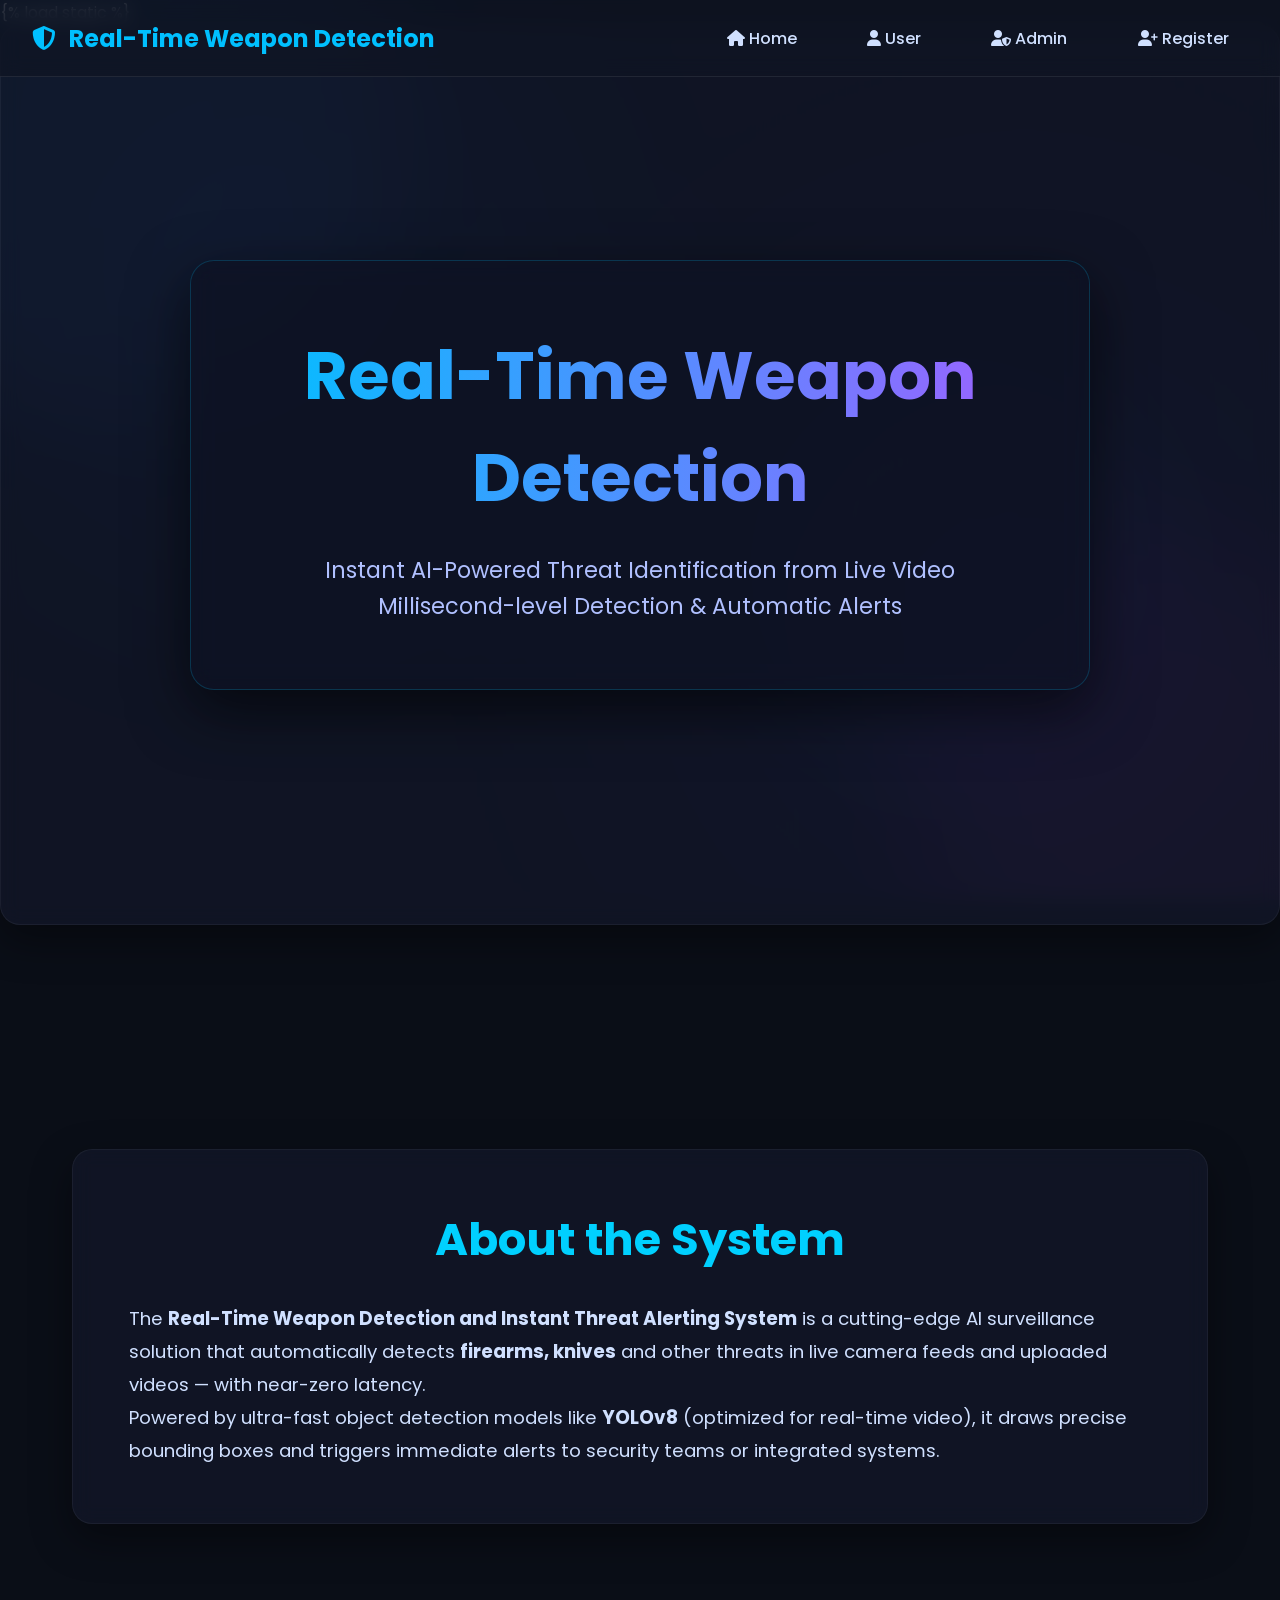
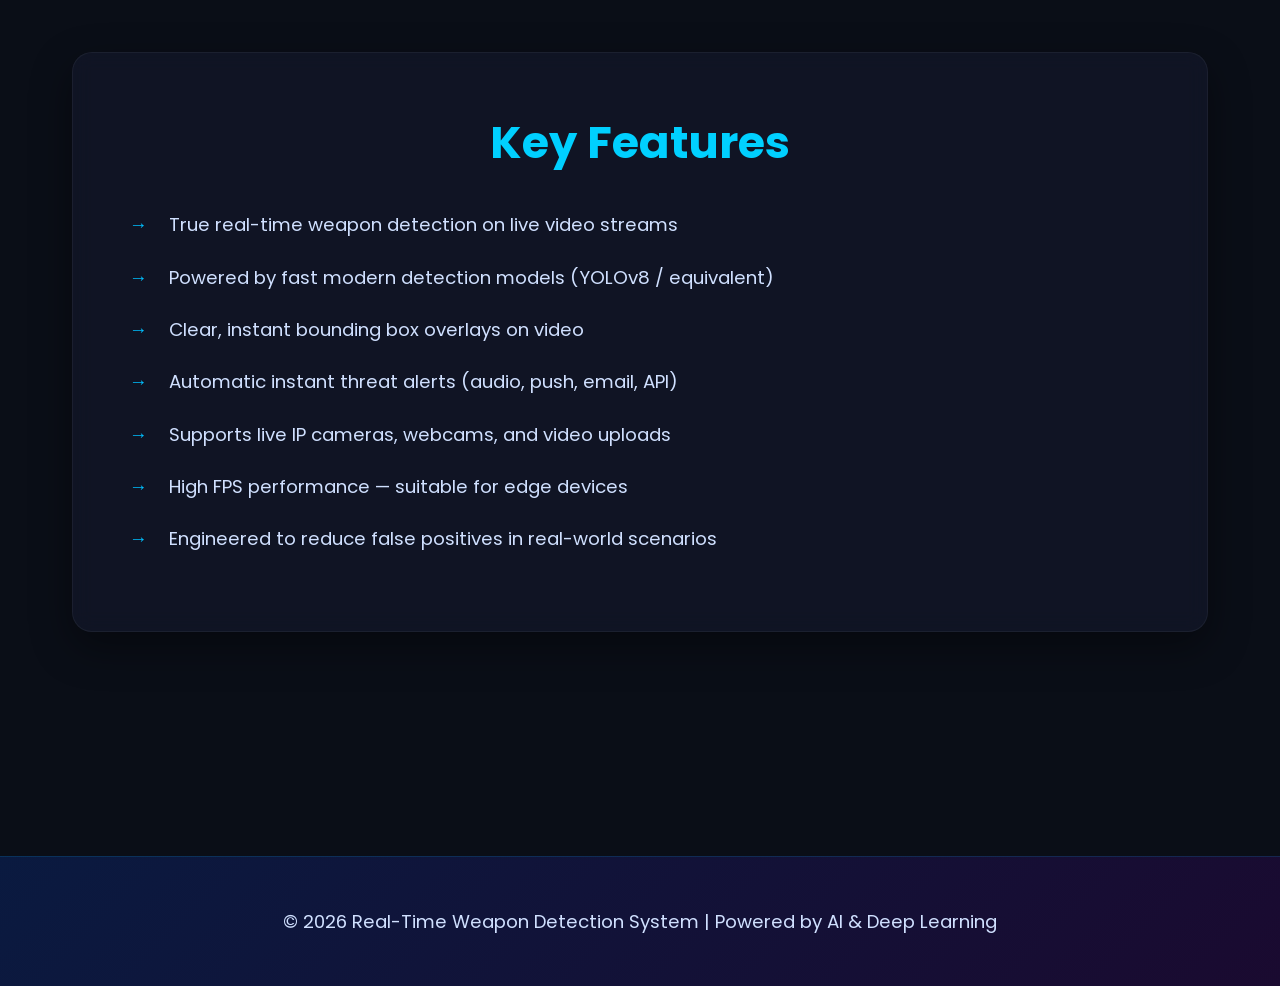
<file: index.html>
{% load static %}
<!DOCTYPE html>
<html lang="en">
<head>
    <meta charset="UTF-8">
    <meta name="viewport" content="width=device-width, initial-scale=1.0">
    <title>Real-Time Weapon Detection & Instant Threat Alerting</title>

    <!-- Font Awesome -->
    <link rel="stylesheet" href="https://cdnjs.cloudflare.com/ajax/libs/font-awesome/6.4.2/css/all.min.css">

    <!-- Google Font -->
    <link href="https://fonts.googleapis.com/css2?family=Poppins:wght@300;400;500;700&display=swap" rel="stylesheet">

    <style>
        * {
            margin: 0;
            padding: 0;
            box-sizing: border-box;
        }

        body {
            font-family: 'Poppins', sans-serif;
            color: #e0e0e0;
            background: #0a0e17;
            min-height: 100vh;
            overflow-x: hidden;
            position: relative;
        }

        /* Animated 3D-ish Background */
        body::before {
            content: '';
            position: fixed;
            inset: 0;
            background: radial-gradient(circle at 20% 30%, rgba(0, 120, 255, 0.08) 0%, transparent 40%),
                        radial-gradient(circle at 80% 70%, rgba(100, 50, 255, 0.06) 0%, transparent 50%);
            z-index: -2;
            pointer-events: none;
        }

        .bg-orbs {
            position: fixed;
            inset: 0;
            z-index: -1;
            overflow: hidden;
            pointer-events: none;
        }

        .orb {
            position: absolute;
            border-radius: 50%;
            background: linear-gradient(135deg, rgba(0, 180, 255, 0.12), rgba(100, 100, 255, 0.08));
            filter: blur(60px);
            opacity: 0.7;
            animation: float 25s infinite ease-in-out;
        }

        .orb:nth-child(1) {
            width: 600px;
            height: 600px;
            top: -20%;
            left: -15%;
            animation-duration: 35s;
            animation-delay: 0s;
        }

        .orb:nth-child(2) {
            width: 500px;
            height: 500px;
            bottom: -15%;
            right: -10%;
            background: linear-gradient(135deg, rgba(180, 0, 255, 0.1), rgba(255, 80, 150, 0.08));
            animation-duration: 42s;
            animation-delay: 8s;
        }

        .orb:nth-child(3) {
            width: 400px;
            height: 400px;
            top: 40%;
            right: 10%;
            animation-duration: 30s;
            animation-delay: 15s;
        }

        @keyframes float {
            0%, 100% { transform: translate(0, 0) rotate(0deg); }
            25% { transform: translate(120px, 80px) rotate(15deg); }
            50% { transform: translate(-80px, 150px) rotate(-10deg); }
            75% { transform: translate(100px, -90px) rotate(20deg); }
        }

        /* Navbar */
        .navbar {
            position: fixed;
            top: 0;
            width: 100%;
            z-index: 1000;
            background: rgba(15, 20, 35, 0.75);
            backdrop-filter: blur(10px);
            border-bottom: 1px solid rgba(255,255,255,0.08);
            padding: 1rem 0;
            transition: all 0.3s;
        }

        .nav-container {
            max-width: 1400px;
            margin: 0 auto;
            padding: 0 2rem;
            display: flex;
            justify-content: space-between;
            align-items: center;
        }

        .nav-logo {
            color: #00c0ff;
            font-size: 1.5rem;
            font-weight: 700;
            text-decoration: none;
            display: flex;
            align-items: center;
        }

        .nav-logo i {
            margin-right: 0.8rem;
        }

        .nav-menu {
            display: flex;
            gap: 2rem;
        }

        .nav-btn {
            color: #d0e0ff;
            text-decoration: none;
            font-weight: 500;
            padding: 0.6rem 1.2rem;
            border-radius: 50px;
            transition: all 0.3s;
        }

        .nav-btn:hover {
            background: rgba(0, 192, 255, 0.15);
            color: #00e0ff;
            transform: translateY(-2px);
        }

        .menu-toggle {
            display: none;
            font-size: 1.8rem;
            color: white;
            cursor: pointer;
        }

        /* Hero */
        .hero-section {
            height: 100vh;
            min-height: 700px;
            display: flex;
            align-items: center;
            justify-content: center;
            text-align: center;
            padding: 0 2rem;
            position: relative;
        }

        .hero-content {
            max-width: 900px;
            background: rgba(10, 15, 30, 0.5);
            backdrop-filter: blur(12px);
            padding: 4rem 3rem;
            border-radius: 24px;
            border: 1px solid rgba(0, 192, 255, 0.2);
            box-shadow: 0 20px 60px rgba(0,0,0,0.6);
        }

        .hero-content h1 {
            font-size: 4.2rem;
            margin-bottom: 1.5rem;
            background: linear-gradient(90deg, #00c0ff, #a060ff);
            -webkit-background-clip: text;
            -webkit-text-fill-color: transparent;
            font-weight: 700;
        }

        .hero-content p {
            font-size: 1.4rem;
            line-height: 1.6;
            color: #b0c0ff;
        }

        /* Main Content */
        .main-content {
            max-width: 1200px;
            margin: 0 auto;
            padding: 6rem 2rem;
        }

        section {
            margin-bottom: 8rem;
            background: rgba(20, 25, 45, 0.6);
            backdrop-filter: blur(10px);
            padding: 3.5rem;
            border-radius: 20px;
            border: 1px solid rgba(255,255,255,0.05);
            box-shadow: 0 15px 40px rgba(0,0,0,0.4);
        }

        h2 {
            font-size: 2.8rem;
            margin-bottom: 1.8rem;
            color: #00d0ff;
            text-align: center;
        }

        p, ul li {
            font-size: 1.15rem;
            line-height: 1.8;
            color: #d0e0ff;
        }

        ul {
            list-style: none;
            margin-top: 2rem;
        }

        ul li {
            margin: 1.2rem 0;
            padding-left: 2.5rem;
            position: relative;
        }

        ul li::before {
            content: '→';
            position: absolute;
            left: 0;
            color: #00c0ff;
            font-weight: bold;
        }

        /* Footer */
        .footer-gradient {
            background: linear-gradient(135deg, #0a1a40, #1a0a30);
            padding: 3rem 2rem;
            text-align: center;
            border-top: 1px solid rgba(0,192,255,0.15);
        }

        /* Mobile */
        @media (max-width: 768px) {
            .nav-menu {
                display: none;
                flex-direction: column;
                position: absolute;
                top: 100%;
                left: 0;
                width: 100%;
                background: rgba(15,20,35,0.95);
                padding: 1.5rem;
            }

            .nav-menu.active {
                display: flex;
            }

            .menu-toggle {
                display: block;
            }

            .hero-content h1 {
                font-size: 3rem;
            }

            .hero-content {
                padding: 3rem 1.5rem;
            }
        }
    </style>
</head>

<body>

    <!-- Animated Background Orbs -->
    <div class="bg-orbs">
        <div class="orb"></div>
        <div class="orb"></div>
        <div class="orb"></div>
    </div>

    <!-- Navbar -->
    <nav class="navbar" id="navbar">
        <div class="nav-container">
            <a href="#" class="nav-logo">
                <i class="fas fa-shield-alt mr-2"></i>
                Real-Time Weapon Detection
            </a>

            <div class="menu-toggle" id="mobileMenu">☰</div>

            <div class="nav-menu" id="navMenu">
                <a href="/" class="nav-btn"><i class="fas fa-home"></i> Home</a>
                <a href="userLoginForm" class="nav-btn"><i class="fas fa-user"></i> User</a>
                <a href="adminLoginForm" class="nav-btn"><i class="fas fa-user-shield"></i> Admin</a>
                <a href="userRegisterForm" class="nav-btn"><i class="fas fa-user-plus"></i> Register</a>
            </div>
        </div>
    </nav>

    <!-- Hero Section -->
    <section id="home" class="hero-section">
        <div class="hero-content">
            <h1>Real-Time Weapon Detection</h1>
            <p>
                Instant AI-Powered Threat Identification from Live Video<br>
                Millisecond-level Detection & Automatic Alerts
            </p>
        </div>
    </section>

    <!-- Main Content -->
    <div class="main-content">

        <!-- About Section -->
        <section id="about">
            <h2>About the System</h2>
            <p>
                The <strong>Real-Time Weapon Detection and Instant Threat Alerting System</strong>
                is a cutting-edge AI surveillance solution that automatically detects 
                <strong>firearms, knives</strong> and other threats 
                in live camera feeds and uploaded videos — with near-zero latency.
            </p>
            <p>
                Powered by ultra-fast object detection models like <strong>YOLOv8</strong> 
                (optimized for real-time video), it draws precise bounding boxes 
                and triggers immediate alerts to security teams or integrated systems.
            </p>
        </section>

        <!-- Features Section -->
        <section id="features">
            <h2>Key Features</h2>
            <ul>
                <li>True real-time weapon detection on live video streams</li>
                <li>Powered by fast modern detection models (YOLOv8 / equivalent)</li>
                <li>Clear, instant bounding box overlays on video</li>
                <li>Automatic instant threat alerts (audio, push, email, API)</li>
                <li>Supports live IP cameras, webcams, and video uploads</li>
                <li>High FPS performance — suitable for edge devices</li>
                <li>Engineered to reduce false positives in real-world scenarios</li>
            </ul>
        </section>

    </div>

    <!-- Footer -->
    <footer class="footer-gradient">
        <div class="footer-container">
            <p>© 2026 Real-Time Weapon Detection System | Powered by AI & Deep Learning</p>
        </div>
    </footer>

    <!-- Mobile Menu Toggle Script -->
    <script>
        const mobileMenu = document.getElementById('mobileMenu');
        const navMenu = document.getElementById('navMenu');

        mobileMenu.addEventListener('click', () => {
            navMenu.classList.toggle('active');
        });
    </script>

</body>
</html>
</file>
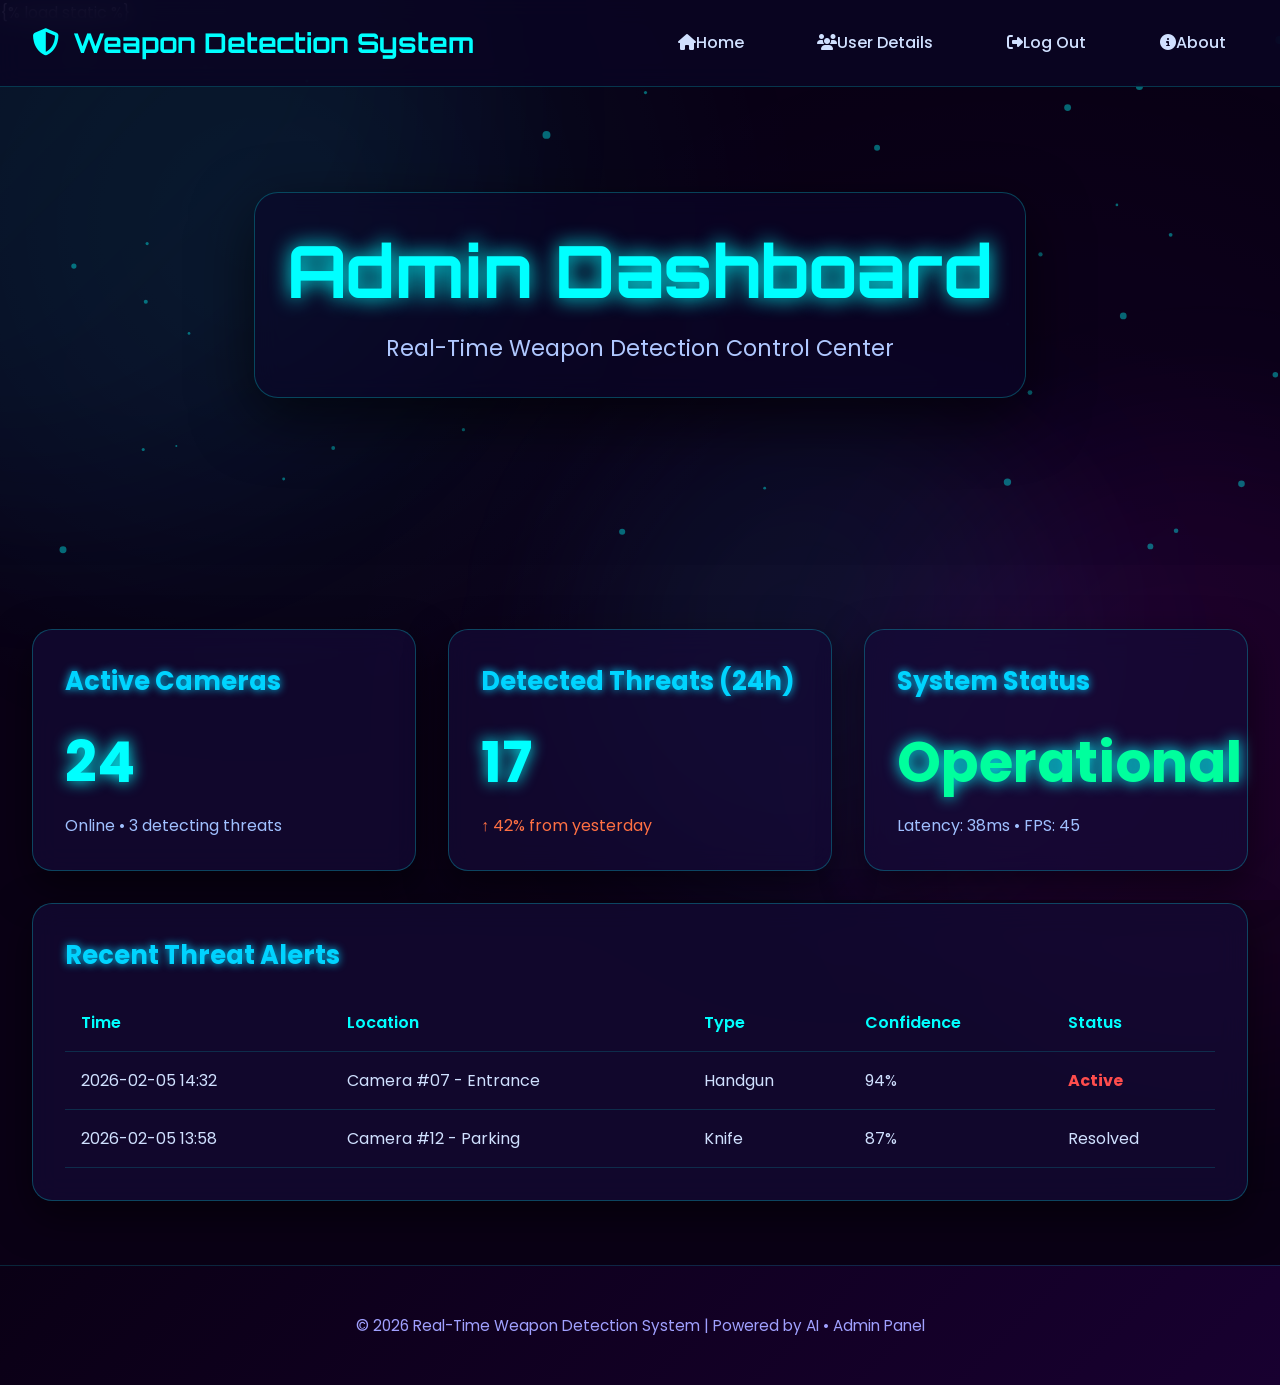
<file: adminHome.html>
{% load static %}
<!DOCTYPE html>
<html lang="en">
<head>
    <meta charset="UTF-8">
    <meta name="viewport" content="width=device-width, initial-scale=1.0">
    <title>Admin Dashboard | Real-Time Weapon Detection</title>

    <!-- Font Awesome -->
    <link rel="stylesheet" href="https://cdnjs.cloudflare.com/ajax/libs/font-awesome/6.4.2/css/all.min.css">

    <!-- Google Fonts: Poppins + Orbitron -->
    <link href="https://fonts.googleapis.com/css2?family=Poppins:wght@300;400;500;700&family=Orbitron:wght@500;700&display=swap" rel="stylesheet">

    <style>
        * {
            margin: 0;
            padding: 0;
            box-sizing: border-box;
        }

        body {
            font-family: 'Poppins', sans-serif;
            background: #0a0015;
            color: #e0e0ff;
            min-height: 100vh;
            position: relative;
            overflow-x: hidden;
        }

        /* Animated neon background orbs */
        body::before {
            content: '';
            position: fixed;
            inset: 0;
            background: radial-gradient(circle at 20% 25%, rgba(0, 255, 255, 0.07) 0%, transparent 45%),
                        radial-gradient(circle at 80% 80%, rgba(180, 0, 255, 0.06) 0%, transparent 55%);
            z-index: -2;
        }

        .bg-neon {
            position: fixed;
            inset: 0;
            z-index: -1;
            pointer-events: none;
        }

        .neon-orb {
            position: absolute;
            border-radius: 50%;
            background: linear-gradient(135deg, rgba(0, 255, 255, 0.14), rgba(80, 120, 255, 0.07));
            filter: blur(90px);
            opacity: 0.65;
            animation: floatNeon 55s infinite ease-in-out;
        }

        .neon-orb:nth-child(1) { width: 800px; height: 800px; top: -30%; left: -25%; animation-duration: 70s; }
        .neon-orb:nth-child(2) { width: 650px; height: 650px; bottom: -20%; right: -20%; background: linear-gradient(135deg, rgba(200, 0, 255, 0.11), rgba(255, 80, 180, 0.07)); animation-duration: 90s; animation-delay: 12s; }
        .neon-orb:nth-child(3) { width: 500px; height: 500px; top: 45%; right: 15%; animation-duration: 60s; animation-delay: 25s; }

        @keyframes floatNeon {
            0%, 100% { transform: translate(0, 0) rotate(0deg); }
            25% { transform: translate(200px, 140px) rotate(12deg); }
            50% { transform: translate(-140px, 220px) rotate(-18deg); }
            75% { transform: translate(160px, -150px) rotate(28deg); }
        }

        /* Navbar */
        .navbar {
            position: fixed;
            top: 0;
            width: 100%;
            background: rgba(10, 5, 35, 0.88);
            backdrop-filter: blur(12px);
            border-bottom: 1px solid rgba(0, 255, 255, 0.2);
            z-index: 1000;
            padding: 1.2rem 0;
        }

        .nav-container {
            max-width: 1400px;
            margin: 0 auto;
            padding: 0 2rem;
            display: flex;
            justify-content: space-between;
            align-items: center;
        }

        .nav-logo {
            color: #00ffff;
            font-size: 1.7rem;
            font-weight: 700;
            text-decoration: none;
            display: flex;
            align-items: center;
            font-family: 'Orbitron', sans-serif;
        }

        .nav-logo i { margin-right: 0.9rem; }

        .nav-menu {
            display: flex;
            gap: 1.8rem;
        }

        .nav-btn {
            color: #d0e0ff;
            text-decoration: none;
            font-weight: 500;
            padding: 0.7rem 1.4rem;
            border-radius: 50px;
            transition: all 0.3s;
        }

        .nav-btn:hover {
            background: rgba(0, 255, 255, 0.22);
            color: #00ffff;
            box-shadow: 0 0 16px rgba(0, 255, 255, 0.5);
        }

        .menu-toggle {
            display: none;
            font-size: 2.2rem;
            color: #00ffff;
            cursor: pointer;
        }

        /* Hero / Welcome Section */
        .hero-section {
            height: 60vh;
            min-height: 500px;
            display: flex;
            align-items: center;
            justify-content: center;
            text-align: center;
            position: relative;
            overflow: hidden;
        }

        #transitCanvas {
            position: absolute;
            inset: 0;
            z-index: 0;
        }

        .hero-content {
            position: relative;
            z-index: 1;
            max-width: 900px;
            padding: 2rem;
            background: rgba(10, 5, 40, 0.6);
            backdrop-filter: blur(12px);
            border-radius: 24px;
            border: 1px solid rgba(0, 255, 255, 0.25);
            box-shadow: 0 20px 60px rgba(0,0,0,0.6);
        }

        .hero-content h1 {
            font-family: 'Orbitron', sans-serif;
            font-size: 4.5rem;
            color: #00ffff;
            text-shadow: 0 0 20px #00ffff;
            margin-bottom: 1rem;
        }

        /* Dashboard Grid */
        .main-content {
            max-width: 1400px;
            margin: 0 auto;
            padding: 4rem 2rem;
            display: grid;
            grid-template-columns: repeat(auto-fit, minmax(320px, 1fr));
            gap: 2rem;
        }

        .card {
            background: rgba(20, 10, 55, 0.7);
            backdrop-filter: blur(14px);
            border: 1px solid rgba(0, 255, 255, 0.25);
            border-radius: 20px;
            padding: 2rem;
            box-shadow: 0 15px 40px rgba(0,0,0,0.5);
            transition: transform 0.3s;
        }

        .card:hover {
            transform: translateY(-8px);
            box-shadow: 0 25px 60px rgba(0, 255, 255, 0.25);
        }

        .card h3 {
            font-size: 1.6rem;
            color: #00d4ff;
            margin-bottom: 1.2rem;
            text-shadow: 0 0 8px #00d4ff;
        }

        .stat-number {
            font-size: 3.5rem;
            font-weight: 700;
            color: #00ffff;
            text-shadow: 0 0 15px #00ffff;
        }

        table {
            width: 100%;
            border-collapse: collapse;
            margin-top: 1rem;
        }

        th, td {
            padding: 1rem;
            text-align: left;
            border-bottom: 1px solid rgba(0, 255, 255, 0.15);
        }

        th {
            color: #00ffff;
            font-weight: 600;
        }

        td {
            color: #d0e0ff;
        }

        .alert-high { color: #ff4d4d; font-weight: bold; }

        /* Footer */
        footer {
            background: linear-gradient(135deg, #0a0015, #180030);
            padding: 3rem 2rem;
            text-align: center;
            border-top: 1px solid rgba(0, 255, 255, 0.15);
            color: #a0a0ff;
            font-size: 0.95rem;
        }

        @media (max-width: 768px) {
            .nav-menu {
                display: none;
                flex-direction: column;
                position: absolute;
                top: 100%;
                left: 0;
                width: 100%;
                background: rgba(10, 5, 35, 0.98);
                padding: 1.8rem;
            }

            .nav-menu.active { display: flex; }
            .menu-toggle { display: block; }

            .hero-content h1 { font-size: 3rem; }
            .main-content { grid-template-columns: 1fr; }
        }
    </style>
</head>
<body>

    <!-- Neon Background Orbs -->
    <div class="bg-neon">
        <div class="neon-orb"></div>
        <div class="neon-orb"></div>
        <div class="neon-orb"></div>
    </div>

    <!-- Navbar -->
    <nav class="navbar">
        <div class="nav-container">
            <a href="adminHome" class="nav-logo">
                <i class="fas fa-shield-alt"></i>
                Weapon Detection System
            </a>
            <div class="menu-toggle" id="mobileMenu">☰</div>
            <div class="nav-menu" id="navMenu">
                <a href="adminHome" class="nav-btn"><i class="fas fa-home mr-1"></i>Home</a>
                <a href="userList" class="nav-btn"><i class="fas fa-users mr-1"></i>User Details</a>
                <a href="log" class="nav-btn"><i class="fas fa-sign-out-alt mr-1"></i>Log Out</a>
                <a href="#about" class="nav-btn"><i class="fas fa-info-circle mr-1"></i>About</a>
            </div>
        </div>
    </nav>

    <!-- Hero / Dashboard Welcome -->
    <section id="home" class="hero-section">
        <canvas id="transitCanvas"></canvas>
        <div class="hero-content">
            <h1>Admin Dashboard</h1>
            <p style="font-size: 1.4rem; color: #b0c8ff; margin-top: 1rem;">
                Real-Time Weapon Detection Control Center
            </p>
        </div>
    </section>

    <!-- Dashboard Content -->
    <div class="main-content">
        <!-- Stats Cards -->
        <div class="card">
            <h3>Active Cameras</h3>
            <div class="stat-number">24</div>
            <p style="margin-top: 0.5rem; color: #a0c0ff;">Online • 3 detecting threats</p>
        </div>

        <div class="card">
            <h3>Detected Threats (24h)</h3>
            <div class="stat-number">17</div>
            <p style="margin-top: 0.5rem; color: #ff7043;">↑ 42% from yesterday</p>
        </div>

        <div class="card">
            <h3>System Status</h3>
            <div class="stat-number" style="color: #00ff9d;">Operational</div>
            <p style="margin-top: 0.5rem; color: #a0c0ff;">Latency: 38ms • FPS: 45</p>
        </div>

        <!-- Recent Alerts Table -->
        <div class="card" style="grid-column: 1 / -1;">
            <h3>Recent Threat Alerts</h3>
            <table>
                <thead>
                    <tr>
                        <th>Time</th>
                        <th>Location</th>
                        <th>Type</th>
                        <th>Confidence</th>
                        <th>Status</th>
                    </tr>
                </thead>
                <tbody>
                    <tr>
                        <td>2026-02-05 14:32</td>
                        <td>Camera #07 - Entrance</td>
                        <td>Handgun</td>
                        <td>94%</td>
                        <td class="alert-high">Active</td>
                    </tr>
                    <tr>
                        <td>2026-02-05 13:58</td>
                        <td>Camera #12 - Parking</td>
                        <td>Knife</td>
                        <td>87%</td>
                        <td>Resolved</td>
                    </tr>
                    <!-- Add more rows dynamically in real implementation -->
                </tbody>
            </table>
        </div>
    </div>

    <!-- Footer -->
    <footer>
        <p>© 2026 Real-Time Weapon Detection System | Powered by AI • Admin Panel</p>
    </footer>

    <!-- Mobile Menu Toggle -->
    <script>
        const mobileMenu = document.getElementById('mobileMenu');
        const navMenu = document.getElementById('navMenu');

        if (mobileMenu && navMenu) {
            mobileMenu.addEventListener('click', () => {
                navMenu.classList.toggle('active');
            });
        }
    </script>

    <!-- Simple Neon Particle Canvas Effect -->
    <script>
        const canvas = document.getElementById('transitCanvas');
        const ctx = canvas.getContext('2d');

        function resizeCanvas() {
            canvas.width = window.innerWidth;
            canvas.height = window.innerHeight;
        }
        resizeCanvas();
        window.addEventListener('resize', resizeCanvas);

        const particles = [];
        const particleCount = 60;

        class Particle {
            constructor() {
                this.x = Math.random() * canvas.width;
                this.y = Math.random() * canvas.height;
                this.size = Math.random() * 3 + 1;
                this.speedX = Math.random() * 0.8 - 0.4;
                this.speedY = Math.random() * 0.8 - 0.4;
                this.color = 'rgba(0, 255, 255, 0.4)';
            }
            update() {
                this.x += this.speedX;
                this.y += this.speedY;
                if (this.x < 0 || this.x > canvas.width) this.speedX *= -1;
                if (this.y < 0 || this.y > canvas.height) this.speedY *= -1;
            }
            draw() {
                ctx.fillStyle = this.color;
                ctx.beginPath();
                ctx.arc(this.x, this.y, this.size, 0, Math.PI * 2);
                ctx.fill();
            }
        }

        for (let i = 0; i < particleCount; i++) {
            particles.push(new Particle());
        }

        function animate() {
            ctx.fillStyle = 'rgba(10, 5, 35, 0.08)';
            ctx.fillRect(0, 0, canvas.width, canvas.height);
            particles.forEach(p => {
                p.update();
                p.draw();
            });
            requestAnimationFrame(animate);
        }
        animate();
    </script>

</body>
</html>
</file>
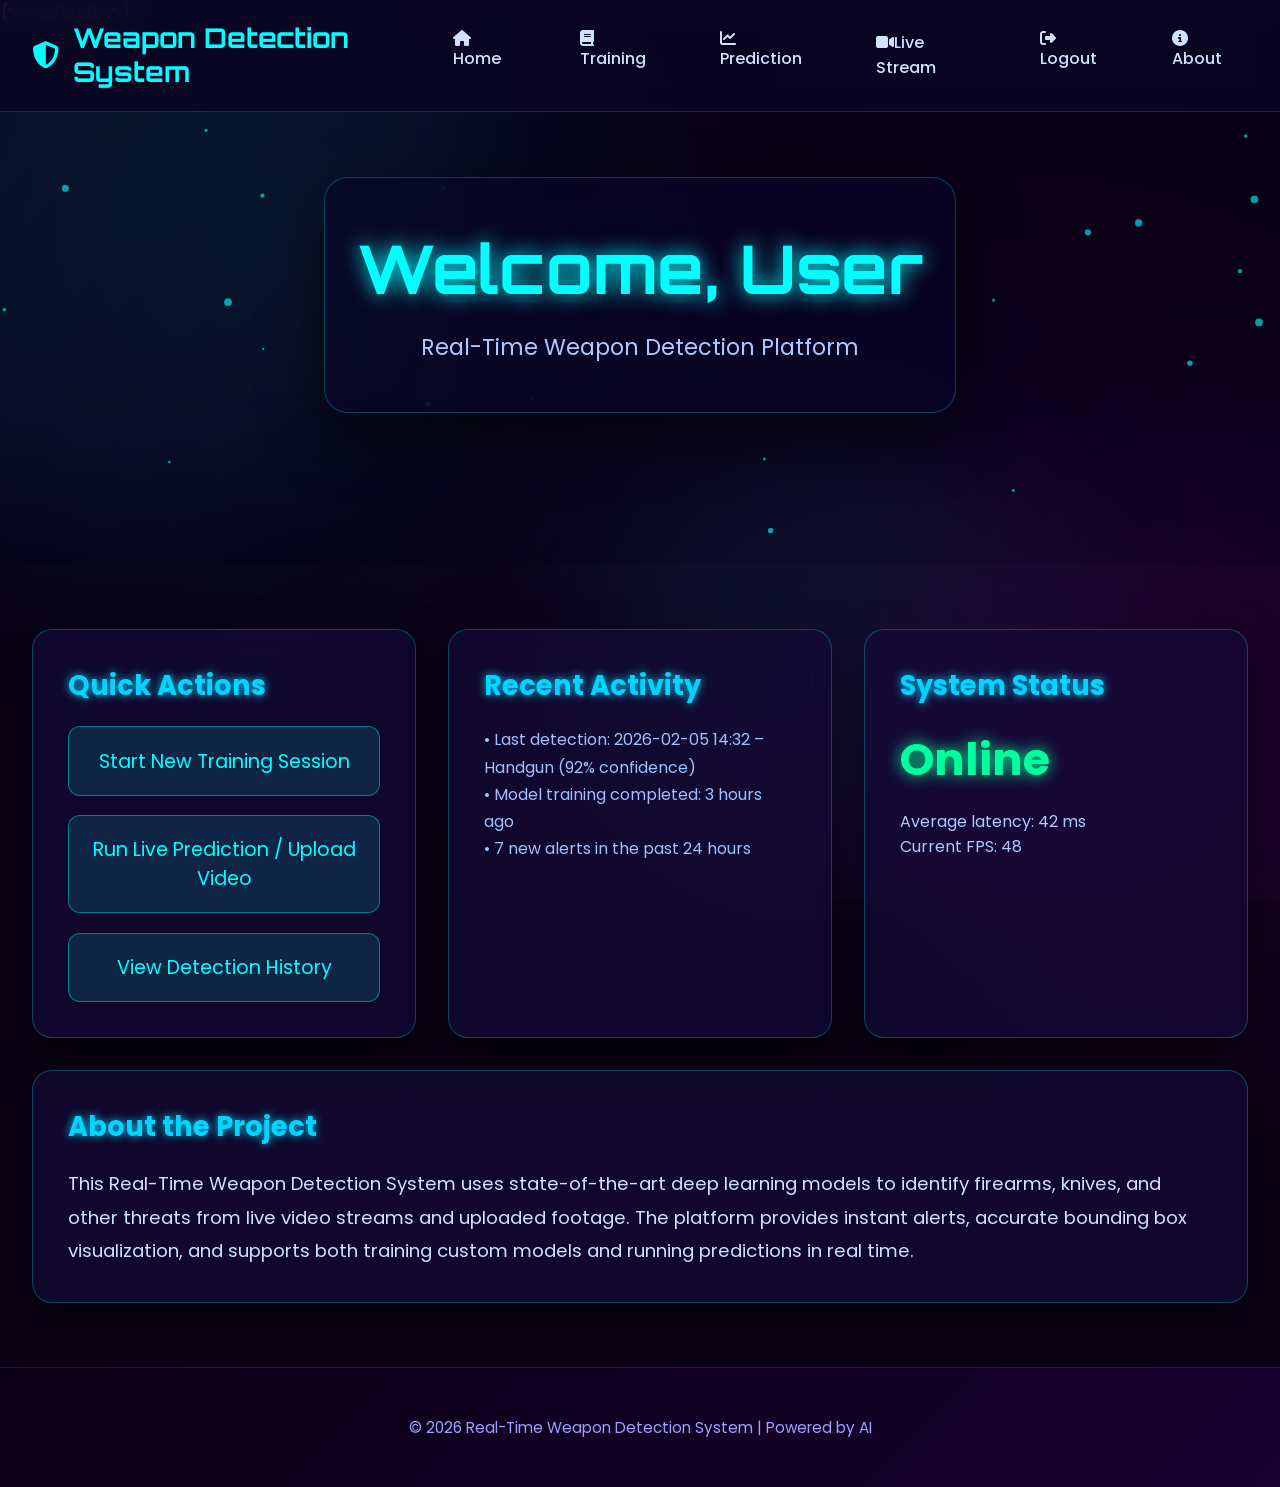
<file: userHome.html>
{% load static %}
<!DOCTYPE html>
<html lang="en">
<head>
    <meta charset="UTF-8">
    <meta name="viewport" content="width=device-width, initial-scale=1.0">
    <title>User Dashboard | Real-Time Weapon Detection</title>

    <!-- Font Awesome -->
    <link rel="stylesheet" href="https://cdnjs.cloudflare.com/ajax/libs/font-awesome/6.4.2/css/all.min.css">

    <!-- Google Fonts: Poppins + Orbitron -->
    <link href="https://fonts.googleapis.com/css2?family=Poppins:wght@300;400;500;700&family=Orbitron:wght@500;700&display=swap" rel="stylesheet">

    <style>
        * {
            margin: 0;
            padding: 0;
            box-sizing: border-box;
        }

        body {
            font-family: 'Poppins', sans-serif;
            background: #0a0015;
            color: #e0e0ff;
            min-height: 100vh;
            position: relative;
            overflow-x: hidden;
        }

        /* Animated neon background orbs */
        body::before {
            content: '';
            position: fixed;
            inset: 0;
            background: radial-gradient(circle at 20% 25%, rgba(0, 255, 255, 0.07) 0%, transparent 45%),
                        radial-gradient(circle at 80% 80%, rgba(180, 0, 255, 0.06) 0%, transparent 55%);
            z-index: -2;
        }

        .bg-neon {
            position: fixed;
            inset: 0;
            z-index: -1;
            pointer-events: none;
        }

        .neon-orb {
            position: absolute;
            border-radius: 50%;
            background: linear-gradient(135deg, rgba(0, 255, 255, 0.14), rgba(80, 120, 255, 0.07));
            filter: blur(90px);
            opacity: 0.65;
            animation: floatNeon 55s infinite ease-in-out;
        }

        .neon-orb:nth-child(1) { width: 800px; height: 800px; top: -30%; left: -25%; animation-duration: 70s; }
        .neon-orb:nth-child(2) { width: 650px; height: 650px; bottom: -20%; right: -20%; background: linear-gradient(135deg, rgba(200, 0, 255, 0.11), rgba(255, 80, 180, 0.07)); animation-duration: 90s; animation-delay: 12s; }
        .neon-orb:nth-child(3) { width: 500px; height: 500px; top: 45%; right: 15%; animation-duration: 60s; animation-delay: 25s; }

        @keyframes floatNeon {
            0%, 100% { transform: translate(0, 0) rotate(0deg); }
            25% { transform: translate(200px, 140px) rotate(12deg); }
            50% { transform: translate(-140px, 220px) rotate(-18deg); }
            75% { transform: translate(160px, -150px) rotate(28deg); }
        }

        /* Navbar */
        .navbar {
            position: fixed;
            top: 0;
            width: 100%;
            background: rgba(10, 5, 35, 0.88);
            backdrop-filter: blur(12px);
            border-bottom: 1px solid rgba(0, 255, 255, 0.2);
            z-index: 1000;
            padding: 1.2rem 0;
        }

        .nav-container {
            max-width: 1400px;
            margin: 0 auto;
            padding: 0 2rem;
            display: flex;
            justify-content: space-between;
            align-items: center;
        }

        .nav-logo {
            color: #00ffff;
            font-size: 1.7rem;
            font-weight: 700;
            text-decoration: none;
            display: flex;
            align-items: center;
            font-family: 'Orbitron', sans-serif;
        }

        .nav-logo i { margin-right: 0.9rem; }

        .nav-menu {
            display: flex;
            gap: 1.8rem;
        }

        .nav-btn {
            color: #d0e0ff;
            text-decoration: none;
            font-weight: 500;
            padding: 0.7rem 1.4rem;
            border-radius: 50px;
            transition: all 0.3s;
        }

        .nav-btn:hover {
            background: rgba(0, 255, 255, 0.22);
            color: #00ffff;
            box-shadow: 0 0 16px rgba(0, 255, 255, 0.5);
        }

        .menu-toggle {
            display: none;
            font-size: 2.2rem;
            color: #00ffff;
            cursor: pointer;
        }

        /* Hero Section */
        .hero-section {
            height: 60vh;
            min-height: 500px;
            display: flex;
            align-items: center;
            justify-content: center;
            text-align: center;
            position: relative;
            overflow: hidden;
        }

        #transitCanvas {
            position: absolute;
            inset: 0;
            z-index: 0;
        }

        .hero-content {
            position: relative;
            z-index: 1;
            max-width: 900px;
            padding: 3rem 2rem;
            background: rgba(10, 5, 40, 0.65);
            backdrop-filter: blur(14px);
            border-radius: 24px;
            border: 1px solid rgba(0, 255, 255, 0.25);
            box-shadow: 0 20px 60px rgba(0,0,0,0.6);
        }

        .hero-content h1 {
            font-family: 'Orbitron', sans-serif;
            font-size: 4.2rem;
            color: #00ffff;
            text-shadow: 0 0 20px #00ffff;
            margin-bottom: 1.2rem;
        }

        .hero-content p {
            font-size: 1.4rem;
            color: #b0c8ff;
        }

        /* Main Content */
        .main-content {
            max-width: 1400px;
            margin: 0 auto;
            padding: 4rem 2rem;
            display: grid;
            grid-template-columns: repeat(auto-fit, minmax(340px, 1fr));
            gap: 2rem;
        }

        .card {
            background: rgba(20, 10, 55, 0.7);
            backdrop-filter: blur(16px);
            border: 1px solid rgba(0, 255, 255, 0.25);
            border-radius: 20px;
            padding: 2.2rem;
            box-shadow: 0 15px 40px rgba(0,0,0,0.5);
            transition: all 0.3s;
        }

        .card:hover {
            transform: translateY(-8px);
            box-shadow: 0 25px 60px rgba(0, 255, 255, 0.25);
        }

        .card h3 {
            font-size: 1.7rem;
            color: #00d4ff;
            margin-bottom: 1.2rem;
            text-shadow: 0 0 8px #00d4ff;
        }

        .quick-actions {
            display: flex;
            flex-direction: column;
            gap: 1.2rem;
        }

        .action-btn {
            padding: 1.2rem;
            background: rgba(0, 255, 255, 0.12);
            border: 1px solid rgba(0, 255, 255, 0.4);
            border-radius: 12px;
            color: #00ffff;
            font-size: 1.2rem;
            text-decoration: none;
            text-align: center;
            transition: all 0.3s;
        }

        .action-btn:hover {
            background: rgba(0, 255, 255, 0.3);
            box-shadow: 0 0 20px rgba(0, 255, 255, 0.5);
            transform: translateY(-3px);
        }

        /* Footer */
        footer {
            background: linear-gradient(135deg, #0a0015, #180030);
            padding: 3rem 2rem;
            text-align: center;
            border-top: 1px solid rgba(0, 255, 255, 0.15);
            color: #a0a0ff;
            font-size: 0.95rem;
        }

        @media (max-width: 768px) {
            .nav-menu {
                display: none;
                flex-direction: column;
                position: absolute;
                top: 100%;
                left: 0;
                width: 100%;
                background: rgba(10, 5, 35, 0.98);
                padding: 1.8rem;
            }

            .nav-menu.active { display: flex; }
            .menu-toggle { display: block; }

            .hero-content h1 { font-size: 3rem; }
            .main-content { grid-template-columns: 1fr; }
        }
    </style>
</head>
<body>

    <!-- Neon Background Orbs -->
    <div class="bg-neon">
        <div class="neon-orb"></div>
        <div class="neon-orb"></div>
        <div class="neon-orb"></div>
    </div>

    <!-- Navbar -->
    <nav class="navbar" id="navbar">
        <div class="nav-container">
            <a href="userHome" class="nav-logo">
                <i class="fas fa-shield-alt"></i>
                Weapon Detection System
            </a>
            <div class="menu-toggle" id="mobileMenu">☰</div>
            <div class="nav-menu" id="navMenu">
                <a href="userHome" class="nav-btn"><i class="fas fa-home mr-1"></i>Home</a>
                <a href="training" class="nav-btn"><i class="fas fa-book mr-1"></i>Training</a>
                <a href="prediction" class="nav-btn"><i class="fas fa-chart-line mr-1"></i>Prediction</a>
                                <a href="live" class="nav-btn"><i class="fas fa-video mr-1"></i>Live Stream</a>

                <a href="log" class="nav-btn"><i class="fas fa-sign-out-alt mr-1"></i>Logout</a>
                <a href="#about" class="nav-btn"><i class="fas fa-info-circle mr-1"></i>About</a>
            </div>
        </div>
    </nav>

    <!-- Hero Section -->
    <section class="hero-section">
        <canvas id="transitCanvas"></canvas>
        <div class="hero-content">
            <h1>Welcome, User</h1>
            <p style="margin-top: 1.2rem; font-size: 1.4rem; color: #b0c8ff;">
                Real-Time Weapon Detection Platform
            </p>
        </div>
    </section>

    <!-- Main Content -->
    <div class="main-content">
        <div class="card">
            <h3>Quick Actions</h3>
            <div class="quick-actions">
                <a href="training" class="action-btn">Start New Training Session</a>
                <a href="prediction" class="action-btn">Run Live Prediction / Upload Video</a>
                <a href="#" class="action-btn">View Detection History</a>
            </div>
        </div>

        <div class="card">
            <h3>Recent Activity</h3>
            <p style="color: #a0c0ff; line-height: 1.7;">
                • Last detection: 2026-02-05 14:32 – Handgun (92% confidence)<br>
                • Model training completed: 3 hours ago<br>
                • 7 new alerts in the past 24 hours
            </p>
        </div>

        <div class="card">
            <h3>System Status</h3>
            <p style="font-size: 2.8rem; color: #00ff9d; font-weight: 700; text-shadow: 0 0 15px #00ff9d;">
                Online
            </p>
            <p style="margin-top: 1rem; color: #b0c8ff;">
                Average latency: 42 ms<br>
                Current FPS: 48
            </p>
        </div>

        <!-- About Section -->
        <div class="card" id="about" style="grid-column: 1 / -1;">
            <h3>About the Project</h3>
            <p style="font-size: 1.15rem; line-height: 1.8; color: #d0e0ff;">
                This Real-Time Weapon Detection System uses state-of-the-art deep learning models 
                to identify firearms, knives, and other threats from live video streams and uploaded footage. 
                The platform provides instant alerts, accurate bounding box visualization, 
                and supports both training custom models and running predictions in real time.
            </p>
        </div>
    </div>

    <!-- Footer -->
    <footer>
        <p>© 2026 Real-Time Weapon Detection System | Powered by AI</p>
    </footer>

    <!-- Mobile Menu Toggle -->
    <script>
        const mobileMenu = document.getElementById('mobileMenu');
        const navMenu = document.getElementById('navMenu');

        if (mobileMenu && navMenu) {
            mobileMenu.addEventListener('click', () => {
                navMenu.classList.toggle('active');
            });
        }
    </script>

    <!-- Neon Particle Canvas Background -->
    <script>
        const canvas = document.getElementById('transitCanvas');
        const ctx = canvas.getContext('2d');

        function resizeCanvas() {
            canvas.width = window.innerWidth;
            canvas.height = window.innerHeight;
        }
        resizeCanvas();
        window.addEventListener('resize', resizeCanvas);

        const particles = [];
        const particleCount = 60;

        class Particle {
            constructor() {
                this.x = Math.random() * canvas.width;
                this.y = Math.random() * canvas.height;
                this.size = Math.random() * 3 + 1;
                this.speedX = Math.random() * 0.8 - 0.4;
                this.speedY = Math.random() * 0.8 - 0.4;
                this.color = 'rgba(0, 255, 255, 0.4)';
            }
            update() {
                this.x += this.speedX;
                this.y += this.speedY;
                if (this.x < 0 || this.x > canvas.width) this.speedX *= -1;
                if (this.y < 0 || this.y > canvas.height) this.speedY *= -1;
            }
            draw() {
                ctx.fillStyle = this.color;
                ctx.beginPath();
                ctx.arc(this.x, this.y, this.size, 0, Math.PI * 2);
                ctx.fill();
            }
        }

        for (let i = 0; i < particleCount; i++) {
            particles.push(new Particle());
        }

        function animate() {
            ctx.fillStyle = 'rgba(10, 5, 35, 0.08)';
            ctx.fillRect(0, 0, canvas.width, canvas.height);
            particles.forEach(p => {
                p.update();
                p.draw();
            });
            requestAnimationFrame(animate);
        }
        animate();
    </script>

</body>
</html>
</file>
